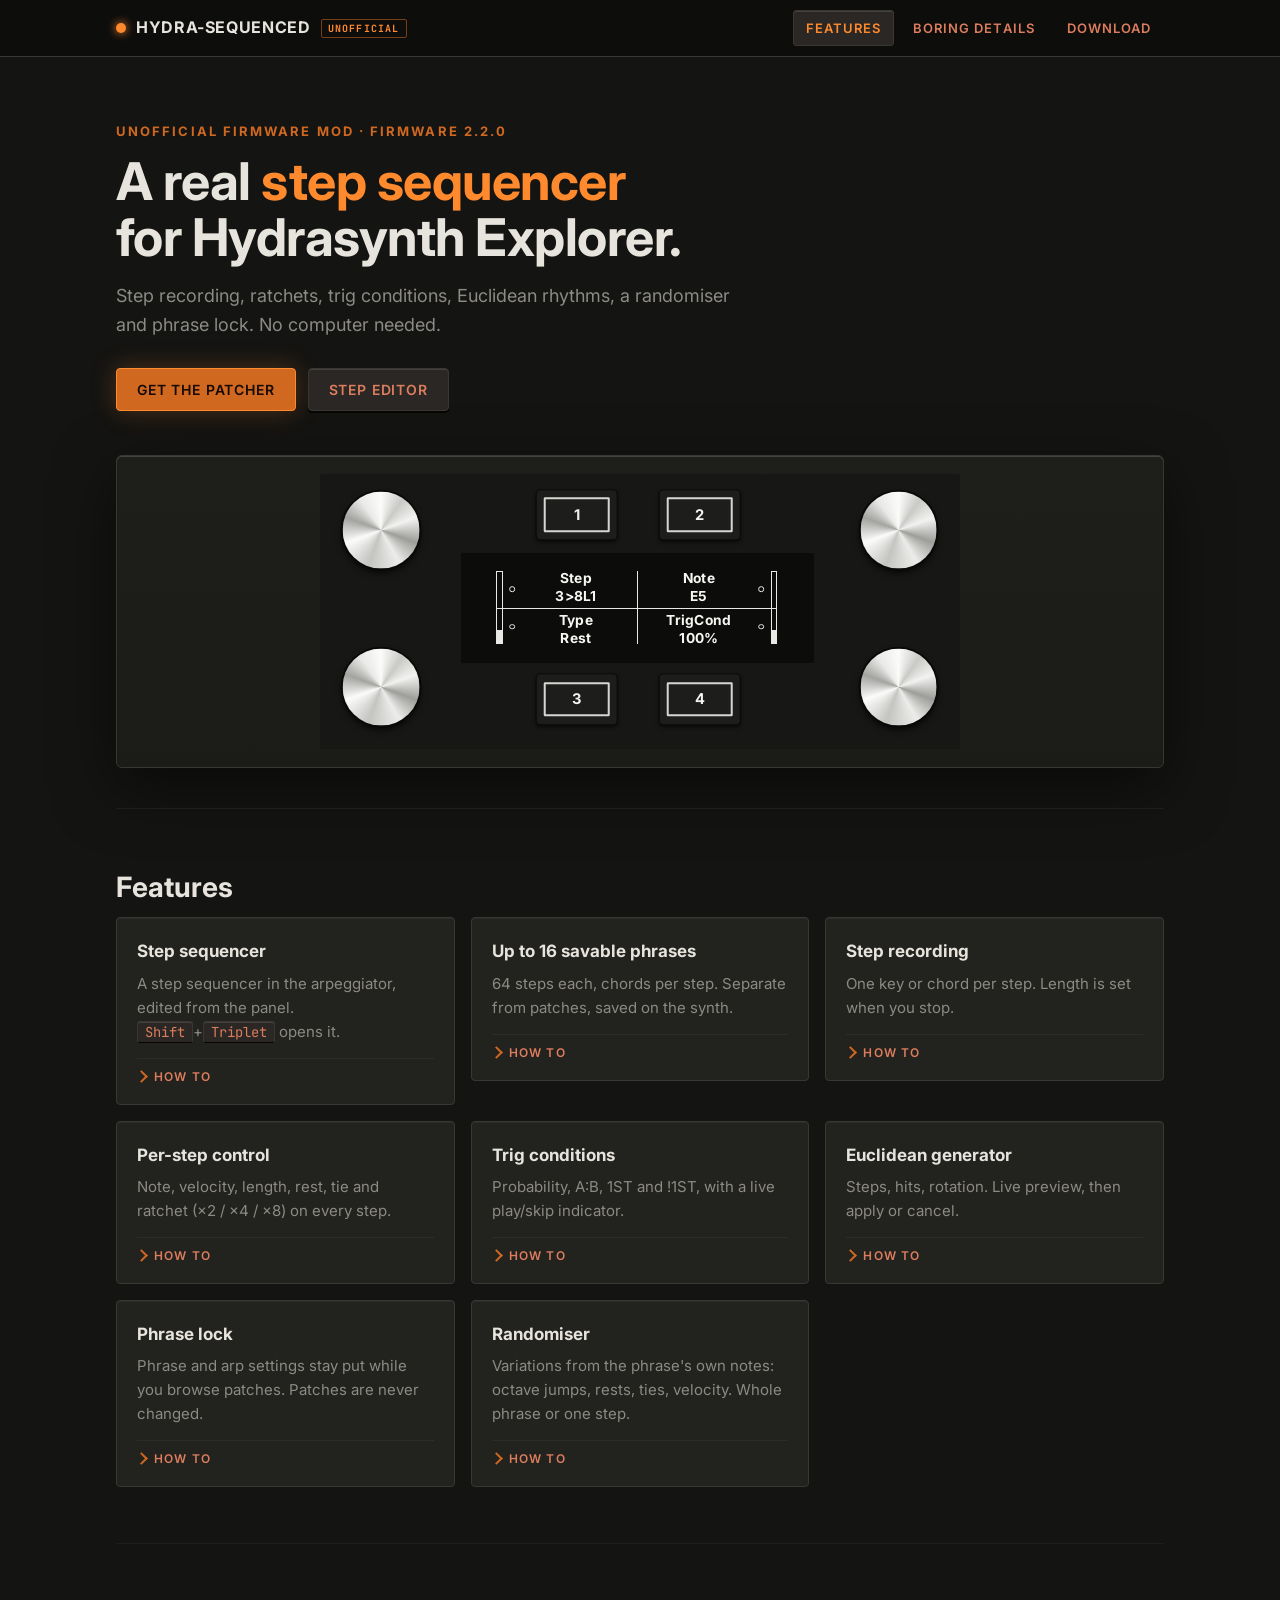
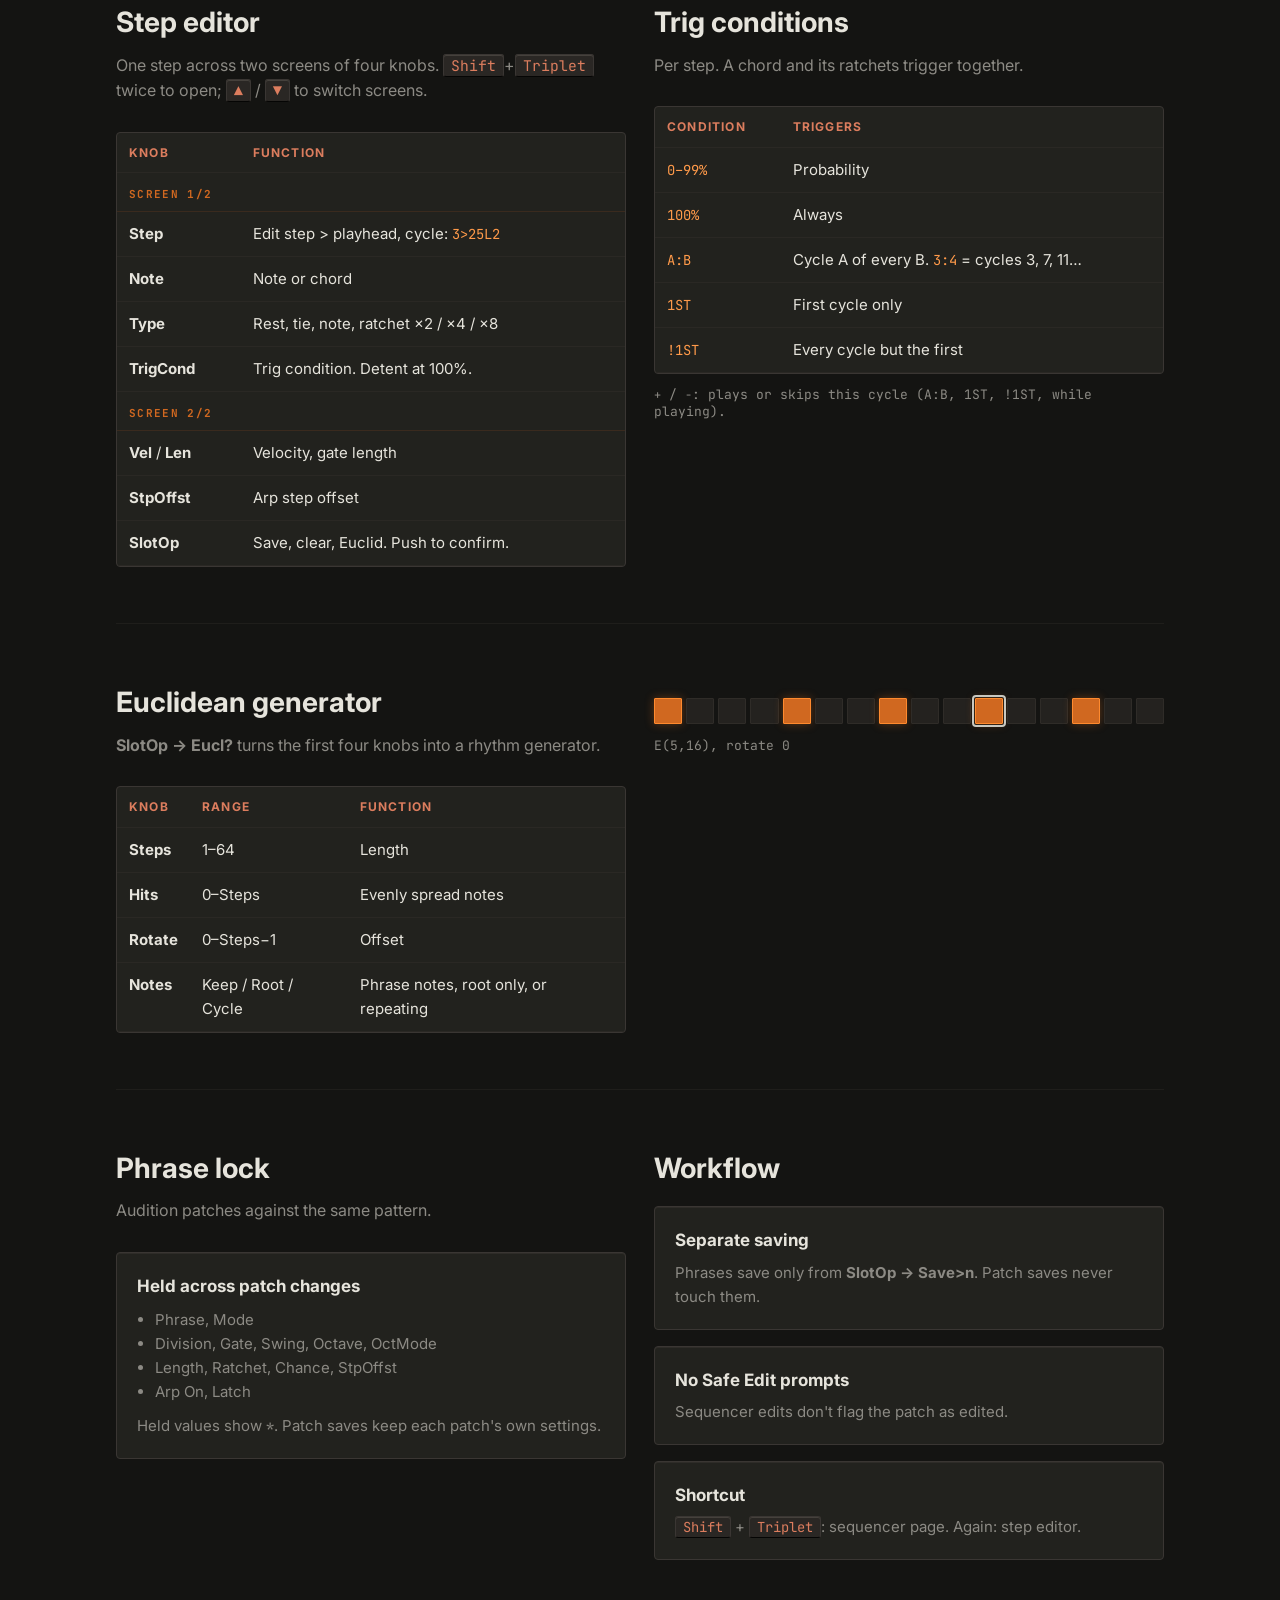
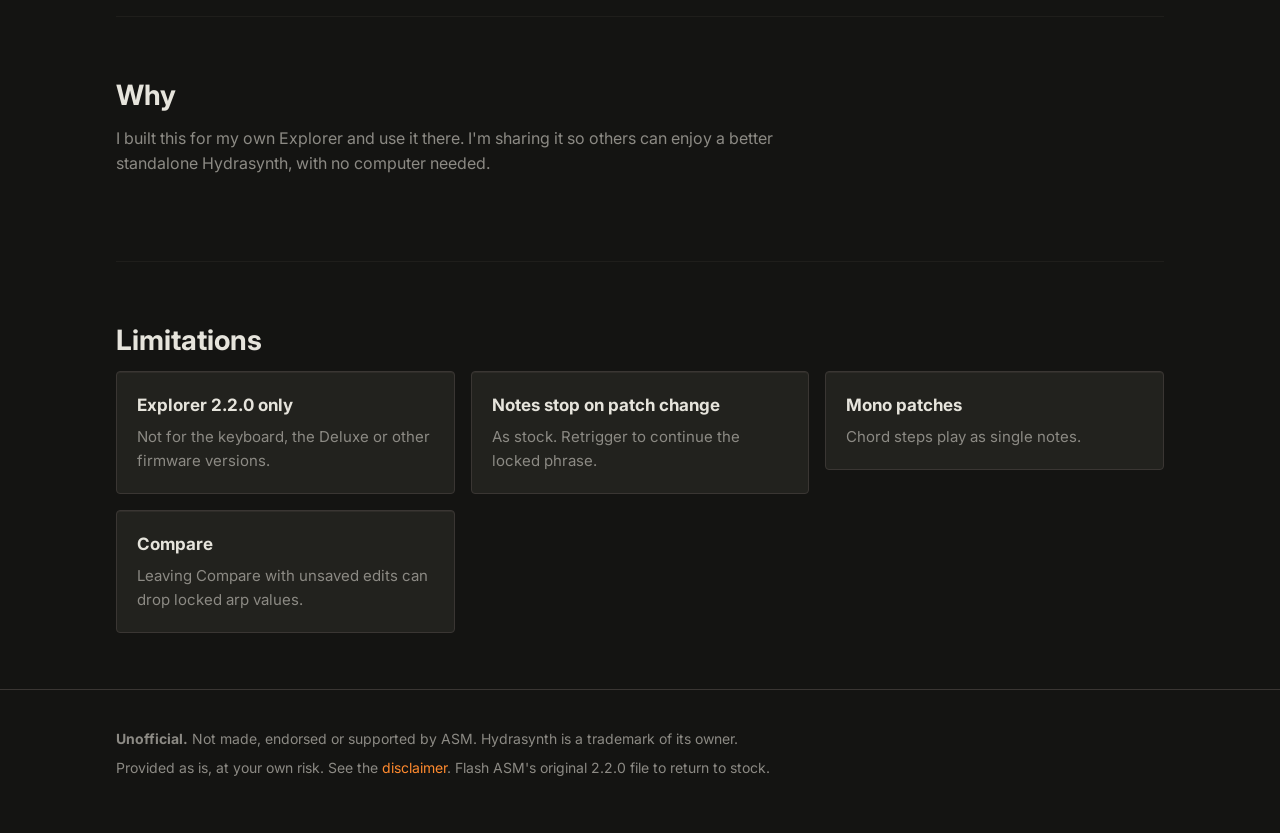
<file: index.html>
<!doctype html>
<html lang="en">
<head>
<meta charset="utf-8">
<meta name="viewport" content="width=device-width, initial-scale=1">
<title>Hydra-Sequenced</title>
<meta name="description" content="Hydra-Sequenced: an unofficial firmware mod that adds a step sequencer to the Hydrasynth Explorer, edited entirely from the panel.">
<link rel="preconnect" href="https://fonts.googleapis.com">
<link rel="preconnect" href="https://fonts.gstatic.com" crossorigin>
<link href="https://fonts.googleapis.com/css2?family=Inter:wght@400;500;600;700&family=JetBrains+Mono:wght@500;600;700&display=swap" rel="stylesheet">
<link rel="stylesheet" href="style.css">
</head>
<body>

<header class="top">
  <div class="wrap">
    <a class="brand" href="index.html"><span class="led"></span>HYDRA-SEQUENCED <span class="badge">unofficial</span></a>
    <nav class="links">
      <a class="on" href="index.html">Features</a>
      <a href="tech.html">Boring Details</a>
      <a href="download.html">Download</a>
    </nav>
  </div>
</header>

<main class="wrap">

  <div class="hero">
    <div class="eyebrow">Unofficial firmware mod &middot; firmware 2.2.0</div>
    <h1>A real <em>step sequencer</em><br>for Hydrasynth Explorer.</h1>
    <p class="lede">Step recording, ratchets, trig conditions, Euclidean rhythms, a randomiser and phrase lock. No computer needed.</p>
    <div class="cta">
      <a class="btn primary" href="download.html">Get the patcher</a>
      <a class="btn" href="#editor">Step editor</a>
    </div>

    <div class="device">
      <div class="xp" role="img" aria-label="The step editor on the Explorer's display: Step 3&gt;25L2, Note C4+E4, Type x2, TrigCond 2:4 +">
        <i class="xk" style="left:9.6%;top:20.5%"></i><i class="xk" style="left:90.4%;top:20.5%"></i>
        <i class="xk" style="left:9.6%;top:77.4%"></i><i class="xk" style="left:90.4%;top:77.4%"></i>
        <u class="xb" style="left:40.1%;top:14.9%">1</u><u class="xb" style="left:59.3%;top:14.9%">2</u>
        <u class="xb" style="left:40.1%;top:82%">3</u><u class="xb" style="left:59.3%;top:82%">4</u>
        <div class="xs">
          <em class="xbar l"></em><em class="xbar r"></em><em class="xh"></em><em class="xv"></em>
          <em class="xo" style="left:14.5%;top:32.8%"></em><em class="xo" style="left:14.5%;top:67%"></em>
          <em class="xo" style="left:85.1%;top:32.8%"></em><em class="xo" style="left:85.1%;top:67%"></em>
          <div class="xc" style="left:32.6%;top:31%"><b>Step</b><span id="dStep">3&gt;5L2</span></div>
          <div class="xc" style="left:67.4%;top:31%"><b>Note</b><span id="dNote">G3+B3</span></div>
          <div class="xc" style="left:32.6%;top:69%"><b>Type</b><span id="dType">Note</span></div>
          <div class="xc" style="left:67.4%;top:69%"><b>TrigCond</b><span id="dCond">2:4 +</span></div>
        </div>
      </div>
    </div>
  </div>

  <section id="overview">
    <h2>Features</h2>
    <div class="grid">
      <div class="card">
        <h3>Step sequencer</h3>
        <p>A step sequencer in the arpeggiator, edited from the panel. <kbd>Shift</kbd>+<kbd>Triplet</kbd> opens it.</p>
        <details class="how"><summary>How to</summary><ol>
          <li>Press <kbd>ARP ON</kbd>. <kbd>Shift</kbd>+<kbd>ARP ON</kbd> opens the arp pages: <b>Mode</b> &rarr; Phrase.</li>
          <li><kbd>Shift</kbd>+<kbd>Triplet</kbd>: sequencer page (ClkLock, SeqRec, PhrLock, SeqStps).</li>
          <li><kbd>Shift</kbd>+<kbd>Triplet</kbd> again, or push <b>SeqStps</b>: step editor.</li>
          <li>Two screens: Step, Note, Type, TrigCond | Vel, Len, StpOffst, SlotOp. <kbd>&#9650;</kbd> / <kbd>&#9660;</kbd> switch screens.</li>
          <li><kbd>Exit</kbd> to leave.</li>
        </ol></details>
      </div>
      <div class="card">
        <h3>Up to 16 savable phrases</h3>
        <p>64 steps each, chords per step. Separate from patches, saved on the synth.</p>
        <details class="how"><summary>How to</summary><ol>
          <li>Press <kbd>ARP ON</kbd>. <kbd>Shift</kbd>+<kbd>ARP ON</kbd> opens the arp pages: <b>Mode</b> &rarr; Phrase, <b>Phrase</b> &rarr; 1&ndash;16.</li>
          <li><kbd>Shift</kbd>+<kbd>Triplet</kbd> twice: step editor.</li>
          <li>Record or edit the phrase.</li>
          <li><kbd>&#9660;</kbd> to screen 2: <b>SlotOp</b> &rarr; <code>Save&gt;n</code>, push. <code>*</code> = overwrite.</li>
        </ol></details>
      </div>
      <div class="card">
        <h3>Step recording</h3>
        <p>One key or chord per step. Length is set when you stop.</p>
        <details class="how"><summary>How to</summary><ol>
          <li>Press <kbd>ARP ON</kbd>. <kbd>Shift</kbd>+<kbd>ARP ON</kbd> opens the arp pages: <b>Mode</b> &rarr; Phrase, <b>Phrase</b> &rarr; 1&ndash;16. This is the slot you record into.</li>
          <li><kbd>Shift</kbd>+<kbd>Triplet</kbd>: sequencer page.</li>
          <li><b>SeqRec</b> on. <b>SeqStps</b> counts steps.</li>
          <li>Play each step in order, a key or chord per step.</li>
          <li><b>SeqRec</b> off. <kbd>Shift</kbd>+<kbd>Triplet</kbd> again, <kbd>&#9660;</kbd> to screen 2, then <b>SlotOp</b> &rarr; <code>Save&gt;n</code>, push.</li>
        </ol></details>
      </div>
      <div class="card">
        <h3>Per-step control</h3>
        <p>Note, velocity, length, rest, tie and ratchet (&times;2 / &times;4 / &times;8) on every step.</p>
        <details class="how"><summary>How to</summary><ol>
          <li>Press <kbd>ARP ON</kbd>. <kbd>Shift</kbd>+<kbd>ARP ON</kbd> opens the arp pages: <b>Mode</b> &rarr; Phrase, <b>Phrase</b> &rarr; 1&ndash;16.</li>
          <li><kbd>Shift</kbd>+<kbd>Triplet</kbd> twice: step editor.</li>
          <li><b>Step</b>: select the step.</li>
          <li>Screen 1: <b>Note</b>, <b>Type</b>. <kbd>&#9660;</kbd> to screen 2: <b>Vel</b>, <b>Len</b>.</li>
          <li><kbd>&#9660;</kbd> to screen 2: <b>SlotOp</b> &rarr; <code>Save&gt;n</code> to keep.</li>
        </ol></details>
      </div>
      <div class="card">
        <h3>Trig conditions</h3>
        <p>Probability, A:B, 1ST and !1ST, with a live play/skip indicator.</p>
        <details class="how"><summary>How to</summary><ol>
          <li>Press <kbd>ARP ON</kbd>. <kbd>Shift</kbd>+<kbd>ARP ON</kbd> opens the arp pages: <b>Mode</b> &rarr; Phrase, <b>Phrase</b> &rarr; 1&ndash;16.</li>
          <li><kbd>Shift</kbd>+<kbd>Triplet</kbd> twice: step editor.</li>
          <li><b>Step</b>: select the step, then turn <b>TrigCond</b>.</li>
          <li>Below 100%: probability. Detent at 100%. Above: <code>1:2</code> &hellip; <code>4:4</code>, <code>1ST</code>, <code>!1ST</code>.</li>
          <li>While playing, <b>Step</b> shows the cycle (<code>L2</code>) and <b>TrigCond</b> shows <code>+</code> / <code>-</code>.</li>
          <li><kbd>&#9660;</kbd> to screen 2: <b>SlotOp</b> &rarr; <code>Save&gt;n</code> to keep.</li>
        </ol></details>
      </div>
      <div class="card">
        <h3>Euclidean generator</h3>
        <p>Steps, hits, rotation. Live preview, then apply or cancel.</p>
        <details class="how"><summary>How to</summary><ol>
          <li>Press <kbd>ARP ON</kbd>. <kbd>Shift</kbd>+<kbd>ARP ON</kbd> opens the arp pages: <b>Mode</b> &rarr; Phrase, <b>Phrase</b> &rarr; 1&ndash;16.</li>
          <li><kbd>Shift</kbd>+<kbd>Triplet</kbd> twice: step editor.</li>
          <li><kbd>&#9660;</kbd> to screen 2: <b>SlotOp</b> &rarr; <code>Eucl?</code>, push.</li>
          <li><kbd>&#9650;</kbd> to screen 1: <b>Steps</b>, <b>Hits</b>, <b>Rotate</b>, <b>Notes</b>. You hear it live.</li>
          <li>Push <b>SlotOp</b> to apply, <kbd>Exit</kbd> to cancel.</li>
          <li><kbd>&#9660;</kbd> to screen 2: <b>SlotOp</b> &rarr; <code>Save&gt;n</code> to keep.</li>
        </ol></details>
      </div>
      <div class="card">
        <h3>Phrase lock</h3>
        <p>Phrase and arp settings stay put while you browse patches. Patches are never changed.</p>
        <details class="how"><summary>How to</summary><ol>
          <li>Press <kbd>ARP ON</kbd>. <kbd>Shift</kbd>+<kbd>ARP ON</kbd> opens the arp pages: <b>Mode</b> &rarr; Phrase, <b>Phrase</b> &rarr; 1&ndash;16.</li>
          <li><kbd>Shift</kbd>+<kbd>Triplet</kbd>: sequencer page.</li>
          <li><b>PhrLock</b> on.</li>
          <li>Browse patches. Held values show <code>*</code>.</li>
          <li><b>PhrLock</b> off restores each patch's own settings.</li>
        </ol></details>
      </div>
      <div class="card">
        <h3>Randomiser</h3>
        <p>Variations from the phrase's own notes: octave jumps, rests, ties, velocity. Whole phrase or one step.</p>
        <details class="how"><summary>How to</summary><ol>
          <li>Press <kbd>ARP ON</kbd>. <kbd>Shift</kbd>+<kbd>ARP ON</kbd> opens the arp pages: <b>Mode</b> &rarr; Phrase, <b>Phrase</b> &rarr; 1&ndash;16.</li>
          <li>Whole phrase: <kbd>Shift</kbd>+<kbd>Triplet</kbd>: sequencer page. Hold <kbd>Random</kbd>, push <b>SeqStps</b>. Press <kbd>Random</kbd> again at <code>Random?</code> to apply, <kbd>Exit</kbd> to cancel.</li>
          <li>One step: <kbd>Shift</kbd>+<kbd>Triplet</kbd> twice: step editor. Select it with <b>Step</b>, then hold <kbd>Random</kbd> and push <b>Step</b>.</li>
          <li>Step 1 is kept. <kbd>&#9660;</kbd> to screen 2: <b>SlotOp</b> &rarr; <code>Save&gt;n</code> to keep.</li>
        </ol></details>
      </div>
    </div>
  </section>

  <section id="editor">
    <div class="split">
      <div>
        <h2>Step editor</h2>
        <p class="sub">One step across two screens of four knobs. <kbd>Shift</kbd>+<kbd>Triplet</kbd> twice to open; <kbd>&#9650;</kbd> / <kbd>&#9660;</kbd> to switch screens.</p>
        <div class="tablebox">
          <table>
            <tr><th>Knob</th><th>Function</th></tr>
            <tr class="grp"><td colspan="2">Screen 1/2</td></tr>
            <tr><td><b>Step</b></td><td>Edit step &gt; playhead, cycle: <code>3&gt;25L2</code></td></tr>
            <tr><td><b>Note</b></td><td>Note or chord</td></tr>
            <tr><td><b>Type</b></td><td>Rest, tie, note, ratchet &times;2 / &times;4 / &times;8</td></tr>
            <tr><td><b>TrigCond</b></td><td>Trig condition. Detent at 100%.</td></tr>
            <tr class="grp"><td colspan="2">Screen 2/2</td></tr>
            <tr><td><b>Vel</b> / <b>Len</b></td><td>Velocity, gate length</td></tr>
            <tr><td><b>StpOffst</b></td><td>Arp step offset</td></tr>
            <tr><td><b>SlotOp</b></td><td>Save, clear, Euclid. Push to confirm.</td></tr>
          </table>
        </div>
      </div>
      <div>
        <h2>Trig conditions</h2>
        <p class="sub">Per step. A chord and its ratchets trigger together.</p>
        <div class="tablebox">
          <table>
            <tr><th>Condition</th><th>Triggers</th></tr>
            <tr><td><code>0&ndash;99%</code></td><td>Probability</td></tr>
            <tr><td><code>100%</code></td><td>Always</td></tr>
            <tr><td><code>A:B</code></td><td>Cycle A of every B. <code>3:4</code> = cycles 3, 7, 11&hellip;</td></tr>
            <tr><td><code>1ST</code></td><td>First cycle only</td></tr>
            <tr><td><code>!1ST</code></td><td>Every cycle but the first</td></tr>
          </table>
        </div>
        <p class="caption" style="margin-top:12px"><code>+</code> / <code>-</code>: plays or skips this cycle (A:B, 1ST, !1ST, while playing).</p>
      </div>
    </div>
  </section>

  <section id="euclid">
    <div class="split">
      <div>
        <h2>Euclidean generator</h2>
        <p class="sub"><b>SlotOp &rarr; Eucl?</b> turns the first four knobs into a rhythm generator.</p>
        <div class="tablebox">
          <table>
            <tr><th>Knob</th><th>Range</th><th>Function</th></tr>
            <tr><td><b>Steps</b></td><td>1&ndash;64</td><td>Length</td></tr>
            <tr><td><b>Hits</b></td><td>0&ndash;Steps</td><td>Evenly spread notes</td></tr>
            <tr><td><b>Rotate</b></td><td>0&ndash;Steps&minus;1</td><td>Offset</td></tr>
            <tr><td><b>Notes</b></td><td>Keep / Root / Cycle</td><td>Phrase notes, root only, or repeating</td></tr>
          </table>
        </div>
      </div>
      <div>
        <div class="steps-strip" id="eu"></div>
        <p class="caption" id="eucap">E(5,16), rotate 0</p>
      </div>
    </div>
  </section>

  <section id="lock">
    <div class="split">
      <div>
        <h2>Phrase lock</h2>
        <p class="sub">Audition patches against the same pattern.</p>
        <div class="card">
          <h3>Held across patch changes</h3>
          <ul>
            <li>Phrase, Mode</li>
            <li>Division, Gate, Swing, Octave, OctMode</li>
            <li>Length, Ratchet, Chance, StpOffst</li>
            <li>Arp On, Latch</li>
          </ul>
          <p style="margin-top:10px">Held values show <code>*</code>. Patch saves keep each patch's own settings.</p>
        </div>
      </div>
      <div>
        <h2>Workflow</h2>
        <div class="grid" style="grid-template-columns:1fr; margin-top:16px">
          <div class="card"><h3>Separate saving</h3><p>Phrases save only from <b>SlotOp &rarr; Save&gt;n</b>. Patch saves never touch them.</p></div>
          <div class="card"><h3>No Safe Edit prompts</h3><p>Sequencer edits don't flag the patch as edited.</p></div>
          <div class="card"><h3>Shortcut</h3><p><kbd>Shift</kbd> + <kbd>Triplet</kbd>: sequencer page. Again: step editor.</p></div>
        </div>
      </div>
    </div>
  </section>

  <section id="why">
    <h2>Why</h2>
    <p class="sub">I built this for my own Explorer and use it there. I'm sharing it so others can enjoy a better standalone Hydrasynth, with no computer needed.</p>
  </section>

  <section id="limits">
    <h2>Limitations</h2>
    <div class="grid">
      <div class="card"><h3>Explorer 2.2.0 only</h3><p>Not for the keyboard, the Deluxe or other firmware versions.</p></div>
      <div class="card"><h3>Notes stop on patch change</h3><p>As stock. Retrigger to continue the locked phrase.</p></div>
      <div class="card"><h3>Mono patches</h3><p>Chord steps play as single notes.</p></div>
      <div class="card"><h3>Compare</h3><p>Leaving Compare with unsaved edits can drop locked arp values.</p></div>
    </div>
  </section>

</main>

<footer>
  <div class="wrap">
    <p><b>Unofficial.</b> Not made, endorsed or supported by ASM. Hydrasynth is a trademark of its owner.</p>
    <p>Provided as is, at your own risk. See the <a href="download.html#disclaimer">disclaimer</a>. Flash ASM's original 2.2.0 file to return to stock.</p>
  </div>
</footer>

<script>
  // Euclid strip: hit when ((i - rot) * hits) mod steps < hits, as the generator does.
  (function () {
    var strip = document.getElementById('eu'), cap = document.getElementById('eucap');
    var steps = 16, hits = 5, rot = 0, now = 0, cells = [];
    for (var i = 0; i < steps; i++) { var b = document.createElement('b'); strip.appendChild(b); cells.push(b); }
    function hit(i) { return (((i - rot + steps) % steps) * hits) % steps < hits; }
    function draw() {
      for (var i = 0; i < steps; i++) cells[i].className = (hit(i) ? 'on' : '') + (i === now ? ' now' : '');
      cap.textContent = 'E(' + hits + ',' + steps + '), rotate ' + rot;
    }
    draw();
    if (window.matchMedia && window.matchMedia('(prefers-reduced-motion: reduce)').matches) return;
    setInterval(function () {
      now = (now + 1) % steps;
      if (now === 0) rot = (rot + 1) % 4;
      draw();
    }, 220);
  })();
</script>
<script>
  // The display mock plays a 16-step phrase built from two
  // public-domain themes: Bach's Prelude in C (BWV 846) and Grieg's "In the Hall of
  // the Mountain King". Every cell changes each step. A:B / 1ST / !1ST show + or -
  // for the current cycle; cycle n counts from 0, L = n mod 12 + 1, as on the synth.
  (function () {
    var P = [
      ['C4', 'Note', '100%'], ['E4', 'x2', '75%'], ['G4', 'Note', '2:4'], ['C5', 'x4', '100%'],
      ['E5', 'Note', '1:2'], ['G4', 'Tie', '50%'], ['C5', 'Note', '1ST'], ['E5', 'Rest', '100%'],
      ['B3', 'Note', '!1ST'], ['C#4', 'x2', '90%'], ['D4', 'Note', '3:4'], ['E4', 'x8', '100%'],
      ['F#4', 'Note', '25%'], ['D4', 'x2', '1:3'], ['F#4+B4', 'Note', '100%'], ['F#4', 'Tie', '2:2']
    ];
    var EDIT = 3, play = 0, n = 0;   // the edit cursor stays put; the playhead runs
    var el = function (id) { return document.getElementById(id); };
    function mark(c) {
      if (c === '1ST') return n === 0 ? ' +' : ' -';
      if (c === '!1ST') return n > 0 ? ' +' : ' -';
      var m = /^(\d):(\d)$/.exec(c);
      if (m) return (n % +m[2]) === +m[1] - 1 ? ' +' : ' -';
      return '';
    }
    function draw() {
      var st = P[play];
      el('dStep').textContent = EDIT + '>' + (play + 1) + 'L' + (n % 12 + 1);
      el('dNote').textContent = st[0];
      el('dType').textContent = st[1];
      el('dCond').textContent = st[2] + mark(st[2]);
    }
    draw();
    if (window.matchMedia && window.matchMedia('(prefers-reduced-motion: reduce)').matches) return;
    setInterval(function () {
      play = (play + 1) % P.length;
      if (play === 0) n++;
      draw();
    }, 300);
  })();
</script>
</body>
</html>
</file>
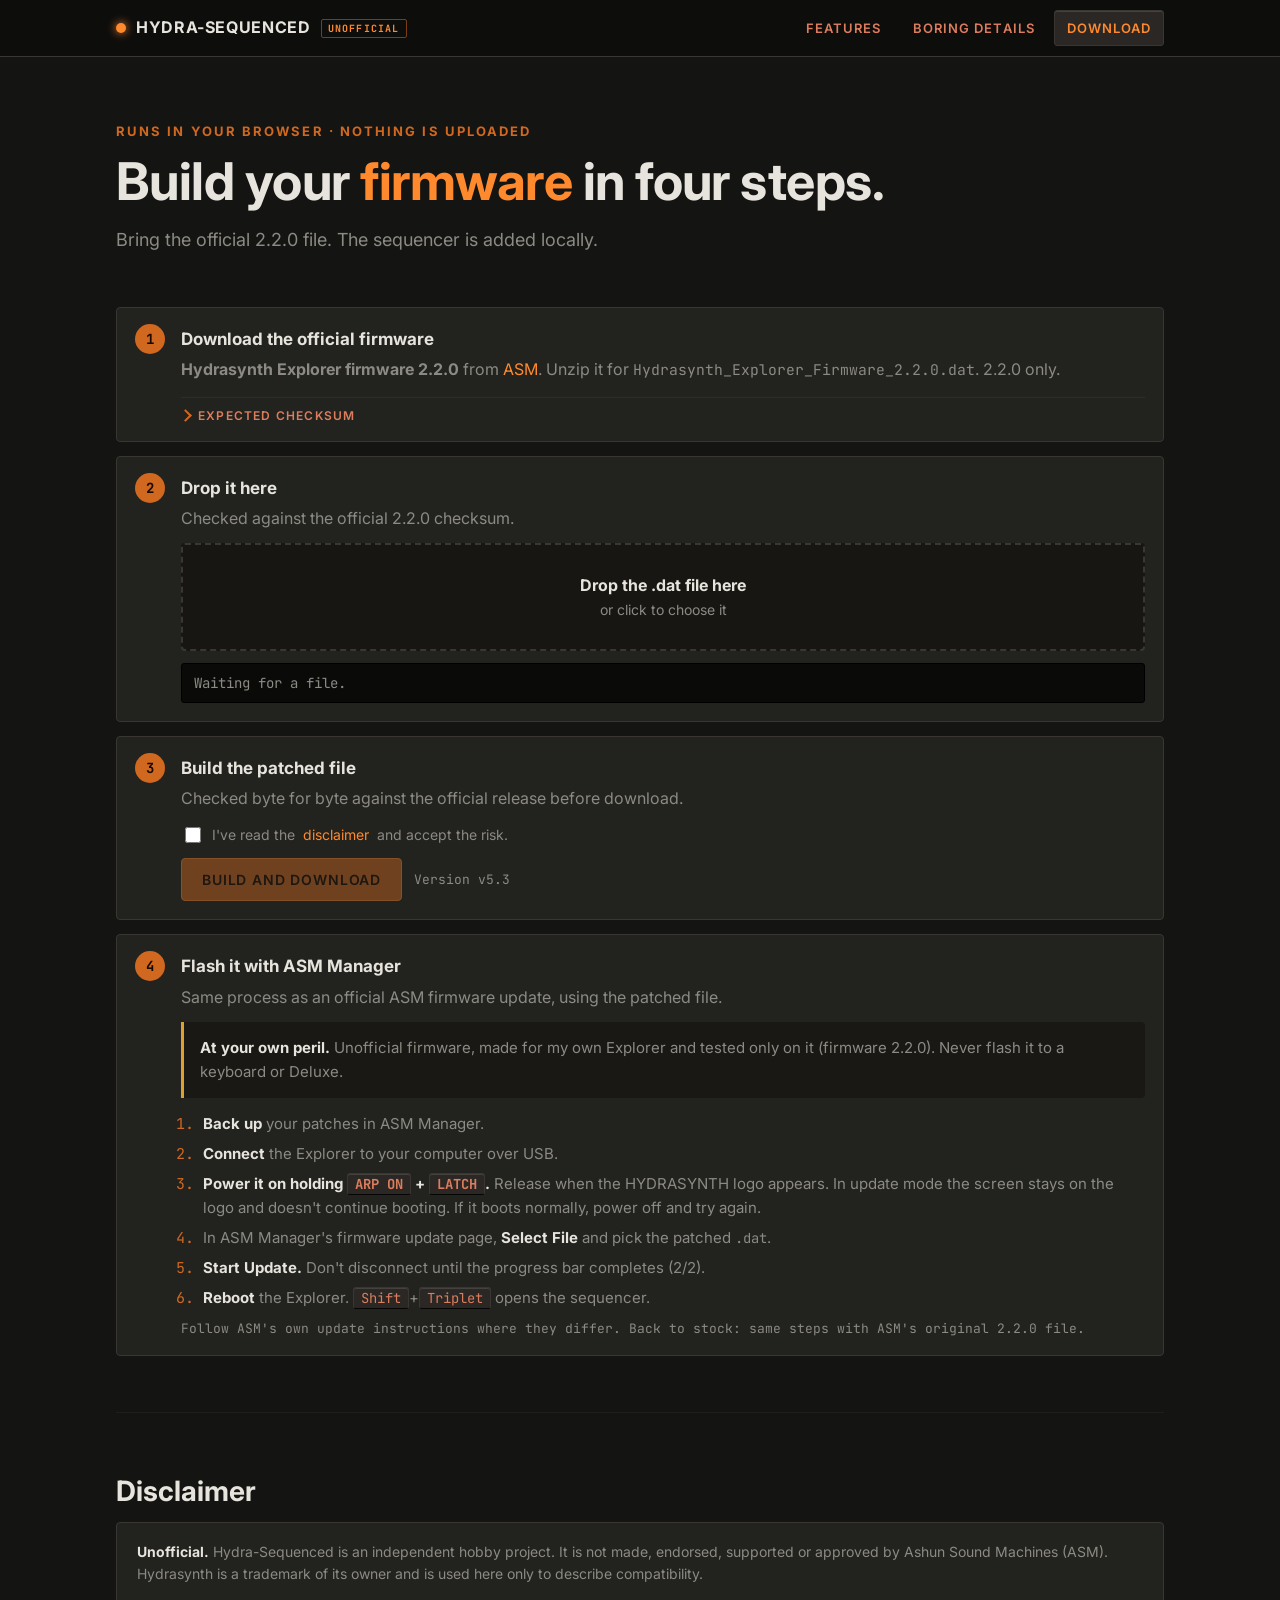
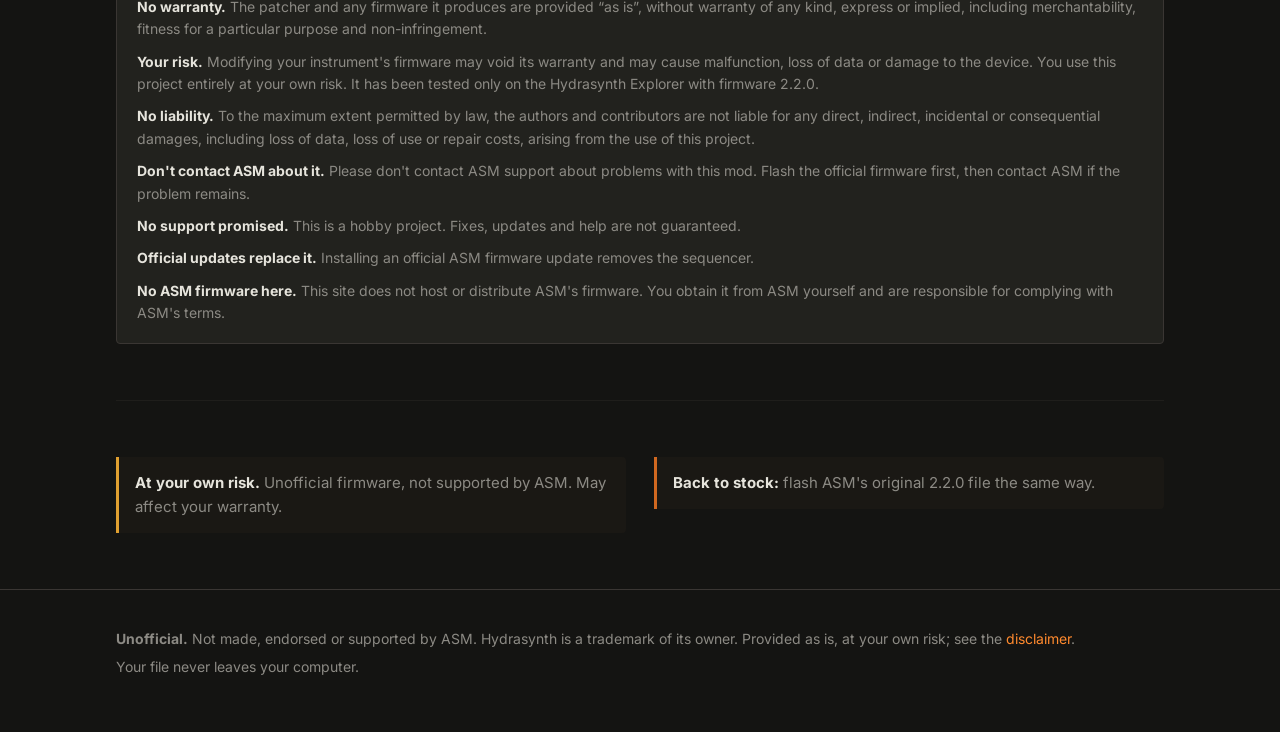
<file: download.html>
<!doctype html>
<html lang="en">
<head>
<meta charset="utf-8">
<meta name="viewport" content="width=device-width, initial-scale=1">
<title>Hydra-Sequenced Download</title>
<meta name="description" content="Patch your own copy of the Hydrasynth Explorer 2.2.0 firmware in the browser. Nothing is uploaded.">
<link rel="preconnect" href="https://fonts.googleapis.com">
<link rel="preconnect" href="https://fonts.gstatic.com" crossorigin>
<link href="https://fonts.googleapis.com/css2?family=Inter:wght@400;500;600;700&family=JetBrains+Mono:wght@500;600;700&display=swap" rel="stylesheet">
<link rel="stylesheet" href="style.css">
</head>
<body>

<header class="top">
  <div class="wrap">
    <a class="brand" href="index.html"><span class="led"></span>HYDRA-SEQUENCED <span class="badge">unofficial</span></a>
    <nav class="links">
      <a href="index.html">Features</a>
      <a href="tech.html">Boring Details</a>
      <a class="on" href="download.html">Download</a>
    </nav>
  </div>
</header>

<main class="wrap">
  <div class="hero" style="padding-bottom:12px">
    <div class="eyebrow">Runs in your browser &middot; nothing is uploaded</div>
    <h1>Build your <em>firmware</em> in four steps.</h1>
    <p class="lede">Bring the official 2.2.0 file. The sequencer is added locally.</p>
  </div>

  <section style="border-top:0;padding-top:12px">
    <ol class="flow">
      <li>
        <h3>Download the official firmware</h3>
        <p><b>Hydrasynth Explorer firmware 2.2.0</b> from <a href="https://www.ashunsoundmachines.com/" rel="noopener" target="_blank">ASM</a>. Unzip it for <code>Hydrasynth_Explorer_Firmware_2.2.0.dat</code>. 2.2.0 only.</p>
        <details class="how"><summary>Expected checksum</summary><p class="hash" style="margin-top:8px">SHA-256 <span id="stockSha"></span></p></details>
      </li>

      <li>
        <h3>Drop it here</h3>
        <p>Checked against the official 2.2.0 checksum.</p>
        <label class="drop" id="drop" for="file">
          <strong>Drop the .dat file here</strong>
          <p>or click to choose it</p>
          <input id="file" type="file" accept=".dat" hidden>
        </label>
        <div class="status" id="status">Waiting for a file.</div>
      </li>

      <li>
        <h3>Build the patched file</h3>
        <p>Checked byte for byte against the official release before download.</p>
        <div style="margin-top:12px; display:flex; gap:12px; flex-wrap:wrap; align-items:center">
          <label class="ack"><input type="checkbox" id="ack"> I've read the <a href="#disclaimer">disclaimer</a> and accept the risk.</label>
          <button class="btn primary" id="build" disabled>Build and download</button>
          <span class="caption" id="buildNote">Version <span id="ver"></span></span>
        </div>
        <div class="status" id="buildStatus" hidden></div>
      </li>

      <li>
        <h3>Flash it with ASM Manager</h3>
        <p>Same process as an official ASM firmware update, using the patched file.</p>
        <div class="note warn" style="margin-top:12px"><strong>At your own peril.</strong> Unofficial firmware, made for my own Explorer and tested only on it (firmware 2.2.0). Never flash it to a keyboard or Deluxe.</div>
        <ol class="sub-steps">
          <li><b>Back up</b> your patches in ASM Manager.</li>
          <li><b>Connect</b> the Explorer to your computer over USB.</li>
          <li><b>Power it on holding <kbd>ARP ON</kbd> + <kbd>LATCH</kbd>.</b> Release when the HYDRASYNTH logo appears. In update mode the screen stays on the logo and doesn't continue booting. If it boots normally, power off and try again.</li>
          <li>In ASM Manager's firmware update page, <b>Select File</b> and pick the patched <code>.dat</code>.</li>
          <li><b>Start Update.</b> Don't disconnect until the progress bar completes (2/2).</li>
          <li><b>Reboot</b> the Explorer. <kbd>Shift</kbd>+<kbd>Triplet</kbd> opens the sequencer.</li>
        </ol>
        <p class="caption" style="margin-top:10px">Follow ASM's own update instructions where they differ. Back to stock: same steps with ASM's original 2.2.0 file.</p>
      </li>
    </ol>
  </section>

  <section id="disclaimer">
    <h2>Disclaimer</h2>
    <div class="legal">
      <p><b>Unofficial.</b> Hydra-Sequenced is an independent hobby project. It is not made, endorsed, supported or approved by Ashun Sound Machines (ASM). Hydrasynth is a trademark of its owner and is used here only to describe compatibility.</p>
      <p><b>No warranty.</b> The patcher and any firmware it produces are provided &ldquo;as is&rdquo;, without warranty of any kind, express or implied, including merchantability, fitness for a particular purpose and non-infringement.</p>
      <p><b>Your risk.</b> Modifying your instrument's firmware may void its warranty and may cause malfunction, loss of data or damage to the device. You use this project entirely at your own risk. It has been tested only on the Hydrasynth Explorer with firmware 2.2.0.</p>
      <p><b>No liability.</b> To the maximum extent permitted by law, the authors and contributors are not liable for any direct, indirect, incidental or consequential damages, including loss of data, loss of use or repair costs, arising from the use of this project.</p>
      <p><b>Don't contact ASM about it.</b> Please don't contact ASM support about problems with this mod. Flash the official firmware first, then contact ASM if the problem remains.</p>
      <p><b>No support promised.</b> This is a hobby project. Fixes, updates and help are not guaranteed.</p>
      <p><b>Official updates replace it.</b> Installing an official ASM firmware update removes the sequencer.</p>
      <p><b>No ASM firmware here.</b> This site does not host or distribute ASM's firmware. You obtain it from ASM yourself and are responsible for complying with ASM's terms.</p>
    </div>
  </section>

  <section>
    <div class="split">
      <div class="note warn"><strong>At your own risk.</strong> Unofficial firmware, not supported by ASM. May affect your warranty.</div>
      <div class="note"><strong>Back to stock:</strong> flash ASM's original 2.2.0 file the same way.</div>
    </div>
  </section>
</main>

<footer>
  <div class="wrap">
    <p><b>Unofficial.</b> Not made, endorsed or supported by ASM. Hydrasynth is a trademark of its owner. Provided as is, at your own risk; see the <a href="download.html#disclaimer">disclaimer</a>.</p>
    <p>Your file never leaves your computer.</p>
  </div>
</footer>

<script src="patcher.js"></script>
</body>
</html>
</file>
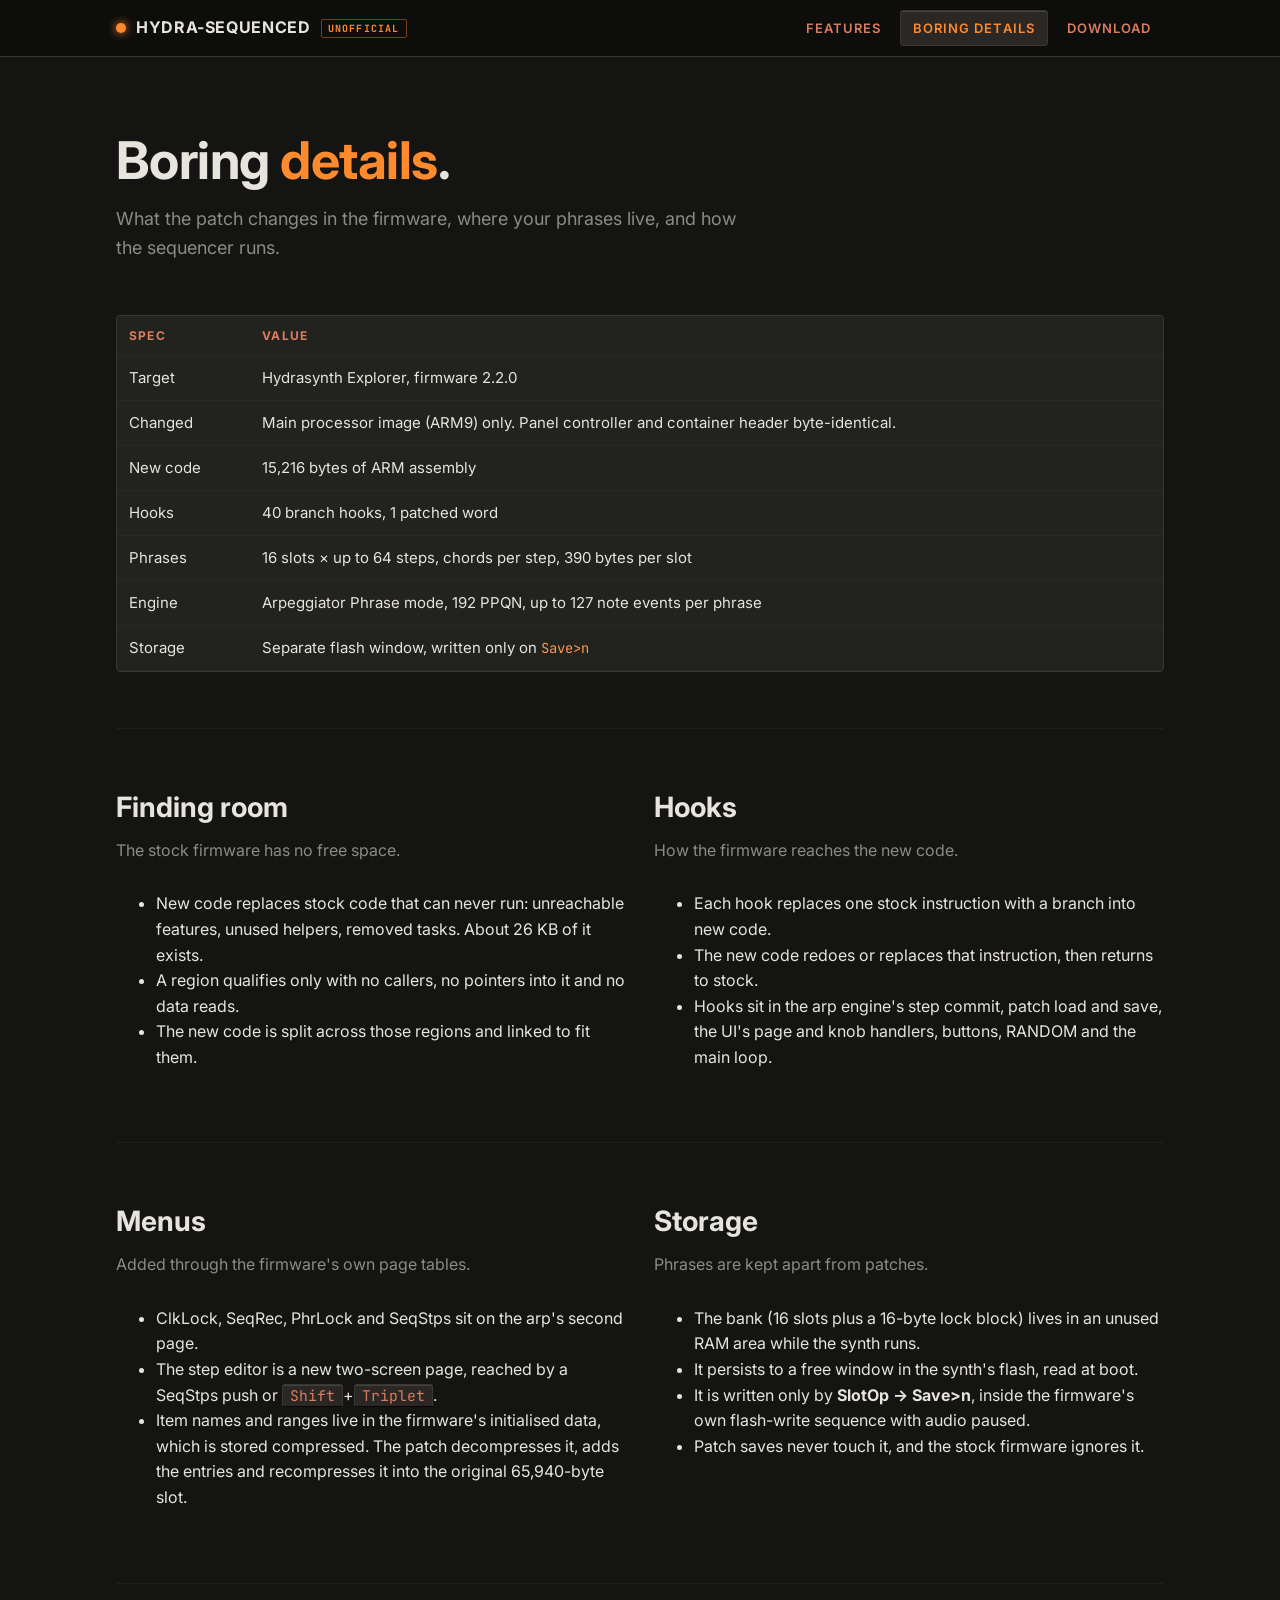
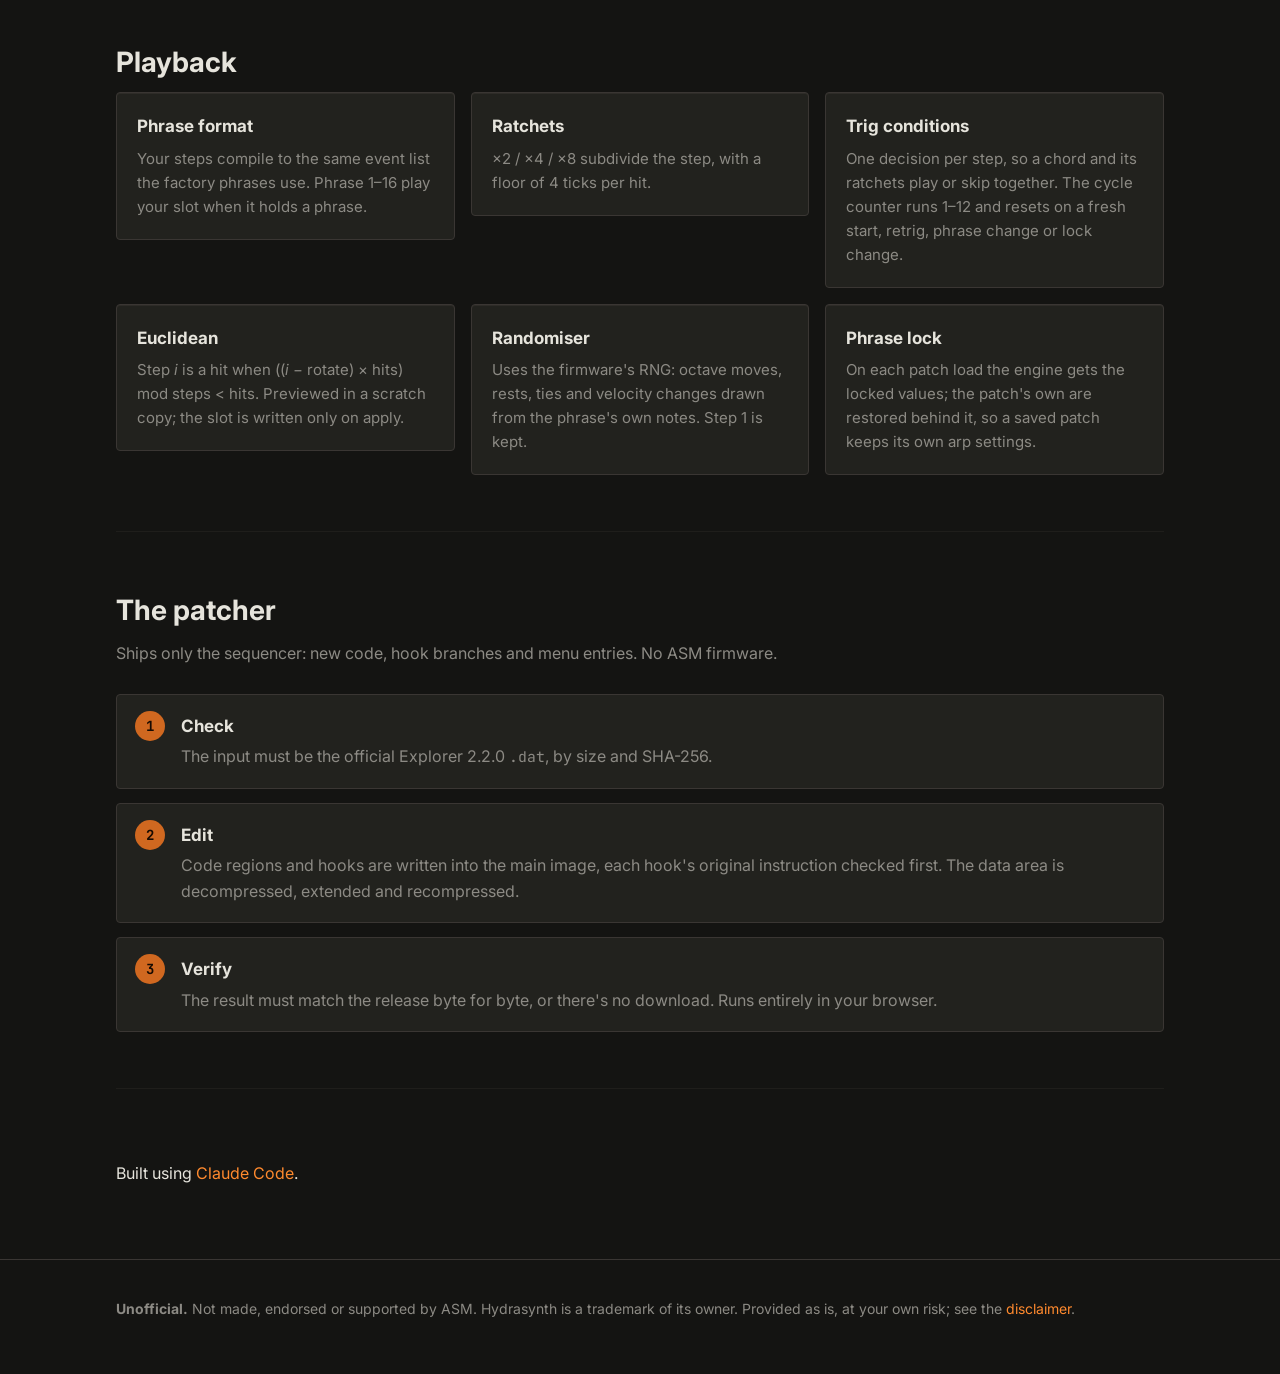
<file: tech.html>
<!doctype html>
<html lang="en">
<head>
<meta charset="utf-8">
<meta name="viewport" content="width=device-width, initial-scale=1">
<title>Boring Details</title>
<meta name="description" content="Technical specification of Hydra-Sequenced: how it edits the Hydrasynth Explorer firmware, where it stores phrases, and what the patcher changes.">
<link rel="preconnect" href="https://fonts.googleapis.com">
<link rel="preconnect" href="https://fonts.gstatic.com" crossorigin>
<link href="https://fonts.googleapis.com/css2?family=Inter:wght@400;500;600;700&family=JetBrains+Mono:wght@500;600;700&display=swap" rel="stylesheet">
<link rel="stylesheet" href="style.css">
</head>
<body>

<header class="top">
  <div class="wrap">
    <a class="brand" href="index.html"><span class="led"></span>HYDRA-SEQUENCED <span class="badge">unofficial</span></a>
    <nav class="links">
      <a href="index.html">Features</a>
      <a class="on" href="tech.html">Boring Details</a>
      <a href="download.html">Download</a>
    </nav>
  </div>
</header>

<main class="wrap">
  <div class="hero" style="padding-bottom:12px">
    <h1>Boring <em>details</em>.</h1>
    <p class="lede">What the patch changes in the firmware, where your phrases live, and how the sequencer runs.</p>
  </div>

  <section style="border-top:0;padding-top:12px">
    <div class="tablebox">
      <table>
        <tr><th>Spec</th><th>Value</th></tr>
        <tr><td>Target</td><td>Hydrasynth Explorer, firmware 2.2.0</td></tr>
        <tr><td>Changed</td><td>Main processor image (ARM9) only. Panel controller and container header byte-identical.</td></tr>
        <tr><td>New code</td><td>15,216 bytes of ARM assembly</td></tr>
        <tr><td>Hooks</td><td>40 branch hooks, 1 patched word</td></tr>
        <tr><td>Phrases</td><td>16 slots &times; up to 64 steps, chords per step, 390 bytes per slot</td></tr>
        <tr><td>Engine</td><td>Arpeggiator Phrase mode, 192 PPQN, up to 127 note events per phrase</td></tr>
        <tr><td>Storage</td><td>Separate flash window, written only on <code>Save&gt;n</code></td></tr>
      </table>
    </div>
  </section>

  <section>
    <div class="split">
      <div>
        <h2>Finding room</h2>
        <p class="sub">The stock firmware has no free space.</p>
        <ul class="plain">
          <li>New code replaces stock code that can never run: unreachable features, unused helpers, removed tasks. About 26 KB of it exists.</li>
          <li>A region qualifies only with no callers, no pointers into it and no data reads.</li>
          <li>The new code is split across those regions and linked to fit them.</li>
        </ul>
      </div>
      <div>
        <h2>Hooks</h2>
        <p class="sub">How the firmware reaches the new code.</p>
        <ul class="plain">
          <li>Each hook replaces one stock instruction with a branch into new code.</li>
          <li>The new code redoes or replaces that instruction, then returns to stock.</li>
          <li>Hooks sit in the arp engine's step commit, patch load and save, the UI's page and knob handlers, buttons, RANDOM and the main loop.</li>
        </ul>
      </div>
    </div>
  </section>

  <section>
    <div class="split">
      <div>
        <h2>Menus</h2>
        <p class="sub">Added through the firmware's own page tables.</p>
        <ul class="plain">
          <li>ClkLock, SeqRec, PhrLock and SeqStps sit on the arp's second page.</li>
          <li>The step editor is a new two-screen page, reached by a SeqStps push or <kbd>Shift</kbd>+<kbd>Triplet</kbd>.</li>
          <li>Item names and ranges live in the firmware's initialised data, which is stored compressed. The patch decompresses it, adds the entries and recompresses it into the original 65,940-byte slot.</li>
        </ul>
      </div>
      <div>
        <h2>Storage</h2>
        <p class="sub">Phrases are kept apart from patches.</p>
        <ul class="plain">
          <li>The bank (16 slots plus a 16-byte lock block) lives in an unused RAM area while the synth runs.</li>
          <li>It persists to a free window in the synth's flash, read at boot.</li>
          <li>It is written only by <b>SlotOp &rarr; Save&gt;n</b>, inside the firmware's own flash-write sequence with audio paused.</li>
          <li>Patch saves never touch it, and the stock firmware ignores it.</li>
        </ul>
      </div>
    </div>
  </section>

  <section>
    <h2>Playback</h2>
    <div class="grid">
      <div class="card"><h3>Phrase format</h3><p>Your steps compile to the same event list the factory phrases use. Phrase 1&ndash;16 play your slot when it holds a phrase.</p></div>
      <div class="card"><h3>Ratchets</h3><p>&times;2 / &times;4 / &times;8 subdivide the step, with a floor of 4 ticks per hit.</p></div>
      <div class="card"><h3>Trig conditions</h3><p>One decision per step, so a chord and its ratchets play or skip together. The cycle counter runs 1&ndash;12 and resets on a fresh start, retrig, phrase change or lock change.</p></div>
      <div class="card"><h3>Euclidean</h3><p>Step <i>i</i> is a hit when ((<i>i</i> &minus; rotate) &times; hits) mod steps &lt; hits. Previewed in a scratch copy; the slot is written only on apply.</p></div>
      <div class="card"><h3>Randomiser</h3><p>Uses the firmware's RNG: octave moves, rests, ties and velocity changes drawn from the phrase's own notes. Step 1 is kept.</p></div>
      <div class="card"><h3>Phrase lock</h3><p>On each patch load the engine gets the locked values; the patch's own are restored behind it, so a saved patch keeps its own arp settings.</p></div>
    </div>
  </section>

  <section>
    <h2>The patcher</h2>
    <p class="sub">Ships only the sequencer: new code, hook branches and menu entries. No ASM firmware.</p>
    <ol class="flow">
      <li><h3>Check</h3><p>The input must be the official Explorer 2.2.0 <code>.dat</code>, by size and SHA-256.</p></li>
      <li><h3>Edit</h3><p>Code regions and hooks are written into the main image, each hook's original instruction checked first. The data area is decompressed, extended and recompressed.</p></li>
      <li><h3>Verify</h3><p>The result must match the release byte for byte, or there's no download. Runs entirely in your browser.</p></li>
    </ol>
  </section>

  <section>
    <p class="sub">Built using <a href="https://claude.com/claude-code" rel="noopener" target="_blank">Claude Code</a>.</p>
  </section>
</main>

<footer>
  <div class="wrap">
    <p><b>Unofficial.</b> Not made, endorsed or supported by ASM. Hydrasynth is a trademark of its owner. Provided as is, at your own risk; see the <a href="download.html#disclaimer">disclaimer</a>.</p>
  </div>
</footer>
</body>
</html>
</file>
<file: style.css>
/* Palette from plugin/Source/ui/HydTheme.h (the Hydrasynth panel): near-black
   surfaces, orange legends, light-grey lines, a dark OLED screen. */
:root {
  --panel: #141412;
  --section: #1b1b17;
  --raised: #22221e;
  --button: #2a2724;
  --edge: #3a3633;
  --bevel: #45413c;
  --screen: #0a0a09;
  --orange: #d06820;
  --orange-hi: #ff8a2e;
  --orange-dim: #7a3e16;
  --legend: #dc7d5e;
  --line: #c8c8c0;
  --text: #e6e4dc;
  --text-dim: #8c8a84;
  --graph: #ff9a4a;
  --ok: #5cc060;
  --warn: #e0a030;
  --bad: #d07070;
  --mono: "JetBrains Mono", ui-monospace, SFMono-Regular, Menlo, monospace;
  --sans: "Inter", system-ui, -apple-system, "Segoe UI", sans-serif;
  --r: 4px;
}

* { box-sizing: border-box; }
html { -webkit-text-size-adjust: 100%; }
body {
  margin: 0;
  background: var(--panel);
  color: var(--text);
  font: 16px/1.6 var(--sans);
}
a { color: var(--orange-hi); text-decoration: none; }
a:hover { text-decoration: underline; }
code, kbd { font-family: var(--mono); font-size: .92em; }
kbd {
  background: var(--button); border: 1px solid var(--edge); border-bottom-color: var(--shadow, #050504);
  border-radius: 3px; padding: 1px 7px; color: var(--legend); white-space: nowrap;
  box-shadow: inset 0 1px 0 var(--bevel);
}

.wrap { max-width: 1080px; margin: 0 auto; padding: 0 16px; }

/* top bar */
header.top {
  position: sticky; top: 0; z-index: 10;
  background: rgba(14, 14, 12, .92); backdrop-filter: blur(8px);
  border-bottom: 1px solid var(--edge);
}
header.top .wrap { display: flex; align-items: center; gap: 16px; height: 56px; }
.brand { display: flex; align-items: center; gap: 10px; white-space: nowrap; color: var(--text); font-weight: 700; letter-spacing: .04em; }
.brand:hover { text-decoration: none; }
.brand .led { width: 10px; height: 10px; border-radius: 50%; background: var(--orange-hi); box-shadow: 0 0 10px var(--orange-hi); }
.brand small { color: var(--text-dim); font-weight: 500; letter-spacing: 0; }
nav.links { margin-left: auto; display: flex; gap: 6px; }
nav.links a {
  color: var(--legend); font-size: 13px; font-weight: 600; letter-spacing: .08em; text-transform: uppercase;
  padding: 7px 12px; border-radius: 3px; border: 1px solid transparent;
}
nav.links a:hover { text-decoration: none; border-color: var(--edge); }
nav.links a.on { background: var(--button); border-color: var(--edge); color: var(--orange-hi); box-shadow: inset 0 1px 0 var(--bevel); }

/* hero */
.hero { padding: 64px 0 40px; }
.eyebrow { color: var(--orange); font-size: 13px; font-weight: 700; letter-spacing: .16em; text-transform: uppercase; }
h1 { font-size: clamp(32px, 5vw, 52px); line-height: 1.08; margin: 12px 0 16px; letter-spacing: -.01em; }
h1 em { font-style: normal; color: var(--orange-hi); }
.lede { color: var(--text-dim); font-size: 18px; max-width: 640px; margin: 0 0 28px; }
.cta { display: flex; flex-wrap: wrap; gap: 12px; }
.btn {
  display: inline-flex; align-items: center; gap: 8px; cursor: pointer;
  font: 600 14px var(--sans); letter-spacing: .06em; text-transform: uppercase;
  padding: 12px 20px; border-radius: 4px; border: 1px solid var(--edge);
  background: var(--button); color: var(--legend); box-shadow: inset 0 1px 0 var(--bevel), 0 2px 0 #050504;
}
.btn:hover { text-decoration: none; color: var(--orange-hi); }
.btn.primary { background: var(--orange); border-color: var(--orange-hi); color: #160a02; box-shadow: 0 0 24px rgba(255, 138, 46, .25); }
.btn.primary:hover { background: var(--orange-hi); color: #160a02; }
.btn[disabled] { opacity: .45; cursor: not-allowed; box-shadow: none; }

/* the synth display */
.device {
  margin-top: 44px; background: linear-gradient(#1e1e1a, var(--section)); border: 1px solid var(--edge);
  border-radius: 6px; padding: 22px; box-shadow: 0 20px 60px rgba(0, 0, 0, .5), inset 0 1px 0 var(--bevel);
}
.device-head { display: flex; justify-content: space-between; align-items: baseline; margin-bottom: 14px; }
.device-head span { color: var(--legend); font-size: 12px; font-weight: 700; letter-spacing: .14em; text-transform: uppercase; }
.device-head small { color: var(--text-dim); font-family: var(--mono); font-size: 12px; }
.oled {
  background: var(--screen); border: 1px solid #000; border-radius: 3px; padding: 14px;
  box-shadow: inset 0 0 24px rgba(0, 0, 0, .9);
  display: grid; grid-template-columns: repeat(4, 1fr); gap: 10px;
}
.cell { border: 1px solid #262420; border-radius: 2px; padding: 8px 10px; min-width: 0; }
.cell .k { color: var(--text-dim); font: 600 11px var(--mono); letter-spacing: .06em; text-transform: uppercase; }
.cell .v { color: var(--text); font: 600 19px var(--mono); white-space: nowrap; overflow: hidden; text-overflow: ellipsis; }
.cell.hot { border-color: var(--orange-dim); }
.cell.hot .v { color: var(--graph); text-shadow: 0 0 8px rgba(255, 154, 74, .35); }
.knobs { display: grid; grid-template-columns: repeat(4, 1fr); gap: 10px; margin-top: 16px; }
.knob { display: flex; justify-content: center; }
.knob i {
  width: 44px; height: 44px; border-radius: 50%; background: #1e1d1b; display: block; position: relative;
  box-shadow: 0 0 0 3px #3a2a1e, 0 0 0 5px #141412, 0 4px 10px rgba(0, 0, 0, .6);
}
.knob i::after { content: ""; position: absolute; left: 50%; top: 6px; width: 2px; height: 12px; background: var(--line); transform-origin: 50% 16px; transform: translateX(-50%) rotate(var(--a, 0deg)); }
.knob.lit i { box-shadow: 0 0 0 3px var(--orange), 0 0 0 5px #141412, 0 0 16px rgba(208, 104, 32, .45); }

/* sections */
section { padding: 56px 0; border-top: 1px solid #1f1e1b; }
h2 { font-size: 28px; margin: 0 0 8px; }
h2 + .sub { color: var(--text-dim); margin: 0 0 28px; max-width: 680px; }
h3 { font-size: 17px; margin: 0 0 6px; color: var(--text); }
.grid { display: grid; gap: 16px; grid-template-columns: repeat(auto-fill, minmax(280px, 1fr)); align-items: start; }
.card {
  background: var(--raised); border: 1px solid var(--edge); border-radius: var(--r); padding: 20px;
  box-shadow: inset 0 1px 0 #2e2c28;
}
.card p { margin: 0; color: var(--text-dim); font-size: 15px; }
.card .tag { display: inline-block; margin-bottom: 10px; color: var(--orange); font: 700 11px var(--mono); letter-spacing: .12em; text-transform: uppercase; }
.card ul { margin: 8px 0 0; padding-left: 18px; color: var(--text-dim); font-size: 15px; }

.split { display: grid; gap: 28px; grid-template-columns: 1fr 1fr; align-items: start; }
@media (max-width: 820px) { .split { grid-template-columns: 1fr; } }

table { width: 100%; border-collapse: collapse; font-size: 15px; }
th, td { text-align: left; padding: 10px 12px; border-bottom: 1px solid #2a2824; vertical-align: top; }
th { color: var(--legend); font-size: 12px; letter-spacing: .1em; text-transform: uppercase; }
td code { color: var(--graph); }
.tablebox { background: var(--raised); border: 1px solid var(--edge); border-radius: var(--r); overflow-x: auto; }

.steps-strip { display: grid; grid-template-columns: repeat(16, 1fr); gap: 4px; margin: 18px 0 6px; }
.steps-strip b { height: 26px; border-radius: 1px; background: #24221f; border: 1px solid #2f2c28; }
.steps-strip b.on { background: var(--orange); border-color: var(--orange-hi); box-shadow: 0 0 10px rgba(208, 104, 32, .4); }
.steps-strip b.now { outline: 2px solid var(--line); outline-offset: 1px; }
.caption { color: var(--text-dim); font: 13px var(--mono); }

.note {
  border-left: 3px solid var(--orange); background: #1a1814; padding: 14px 16px; border-radius: 0 4px 4px 0;
  color: var(--text-dim); font-size: 15px;
}
.note.warn { border-color: var(--warn); }
.note strong { color: var(--text); }

ol.flow { counter-reset: s; list-style: none; padding: 0; margin: 0; display: grid; gap: 14px; }
ol.flow > li { counter-increment: s; position: relative; padding: 18px 18px 18px 64px; background: var(--raised); border: 1px solid var(--edge); border-radius: var(--r); }
ol.flow > li::before {
  content: counter(s); position: absolute; left: 18px; top: 16px; width: 30px; height: 30px; border-radius: 50%;
  display: grid; place-items: center; font: 700 14px var(--mono); color: #160a02; background: var(--orange);
}
ol.flow h3 { margin-bottom: 4px; }
ol.flow p { margin: 0; color: var(--text-dim); }

/* patcher */
.drop { display: block;
  margin-top: 12px; border: 2px dashed var(--edge); border-radius: var(--r); padding: 28px 18px; text-align: center;
  background: #171613; cursor: pointer; transition: border-color .15s, background .15s;
}
.drop:hover, .drop.over { border-color: var(--orange); background: #1c1915; }
.drop strong { color: var(--text); }
.drop p { margin: 6px 0 0; color: var(--text-dim); font-size: 14px; }
.status { margin-top: 12px; font: 14px var(--mono); padding: 10px 12px; border-radius: 3px; background: var(--screen); border: 1px solid #000; color: var(--text-dim); word-break: break-all; }
.status.ok { color: var(--ok); }
.status.bad { color: var(--bad); }
.status.wait { color: var(--warn); }
.hash { font: 12px var(--mono); color: var(--text-dim); word-break: break-all; }

footer { border-top: 1px solid var(--edge); padding: 32px 0 48px; color: var(--text-dim); font-size: 14px; }
footer p { margin: 6px 0; }

@media (max-width: 640px) {
  .oled, .knobs { grid-template-columns: repeat(2, 1fr); }
  .cell .v { font-size: 17px; }
  nav.links a { padding: 6px 8px; font-size: 12px; }
  .brand small { display: none; }
  .steps-strip { grid-template-columns: repeat(8, 1fr); }
}

/* how-to accordions */
details.how { margin-top: 14px; border-top: 1px solid #2e2c28; padding-top: 10px; }
details.how summary {
  cursor: pointer; list-style: none; display: flex; align-items: center; gap: 8px;
  color: var(--legend); font: 600 12px var(--sans); letter-spacing: .1em; text-transform: uppercase;
}
details.how summary::-webkit-details-marker { display: none; }
details.how summary::before {
  content: ""; width: 7px; height: 7px; border-right: 2px solid var(--orange); border-bottom: 2px solid var(--orange);
  transform: rotate(-45deg); transition: transform .15s;
}
details.how[open] summary::before { transform: rotate(45deg); }
details.how summary:hover { color: var(--orange-hi); }
details.how ol { margin: 10px 0 0; padding-left: 20px; color: var(--text-dim); font-size: 14.5px; }
details.how li { margin: 5px 0; }
details.how li::marker { color: var(--orange); font-family: var(--mono); }
.badge {
  font: 700 10px var(--mono); letter-spacing: .12em; text-transform: uppercase; color: var(--orange-hi);
  border: 1px solid var(--orange-dim); border-radius: 2px; padding: 2px 6px;
}
@media (max-width: 640px) {
  header.top .wrap { flex-wrap: wrap; height: auto; row-gap: 6px; padding-top: 10px; padding-bottom: 10px; }
  .brand { font-size: 15px; }
  nav.links { margin-left: 0; width: 100%; }
}
p code, li code, td code { overflow-wrap: anywhere; }
ol.flow > li { min-width: 0; }
@media (max-width: 640px) {
  ol.flow > li { padding: 16px 14px 16px 54px; }
  ol.flow > li::before { left: 12px; }
}

/* The Explorer's display block, laid out from a panel photo (315 x 135):
   four brushed knobs at the corners, buttons 1-2 above and 3-4 below,
   a black 2x2 OLED with white text, crossing dividers and edge bars. */
.device { padding: 18px; display: flex; justify-content: center; }
tr.grp td { color: var(--orange); font: 700 11px var(--mono); letter-spacing: .12em; text-transform: uppercase; padding-top: 14px; border-bottom-color: #3a2a1e; }
.xp {
  position: relative; width: 100%; max-width: 640px; aspect-ratio: 312 / 134;
  background: #171716; border-radius: 3px; container-type: inline-size;
}
.xk {
  position: absolute; width: 12%; aspect-ratio: 1; transform: translate(-50%, -50%); border-radius: 50%;
  background:
    radial-gradient(circle, rgba(0,0,0,0) 78%, rgba(0,0,0,.28) 92%, rgba(0,0,0,.5) 100%),
    conic-gradient(from 0deg, #fbfbfa 0deg, #c9c9c6 35deg, #f2f2f0 70deg, #9d9d9a 110deg, #ececea 150deg, #c4c4c1 200deg,
                   #fbfbfa 250deg, #a3a3a0 290deg, #e9e9e7 325deg, #fbfbfa 360deg);
  box-shadow: 0 0 0 .3cqw #090908, 0 .6cqw 1.2cqw rgba(0,0,0,.8);
}
.xb {
  position: absolute; width: 12.9%; height: 18.7%; transform: translate(-50%, -50%); text-decoration: none;
  background: #1d1d1c; border: .3cqw solid #0a0a09; border-radius: .7cqw; box-shadow: 0 .3cqw .6cqw rgba(0,0,0,.6);
  display: grid; place-items: center; font: 700 2.3cqw var(--sans); color: #f2f2ee;
}
.xb::before {
  content: ""; position: absolute; inset: 15% 9%; border: .35cqw solid #d6d6d2; border-radius: .2cqw;
}
.xs { position: absolute; left: 22%; right: 22.8%; top: 28.9%; bottom: 31.3%; background: #0c0c0b; border-radius: .3cqw; }
.xs em { position: absolute; display: block; }
.xbar { top: 16.4%; bottom: 17.4%; width: 1.9%; border: .25cqw solid #e8e8e4; }
.xbar.l { left: 10.1%; } .xbar.r { right: 10.4%; }
.xbar::after { content: ""; position: absolute; left: 0; right: 0; bottom: 0; height: 18%; background: #e8e8e4; }
.xh { top: 50.2%; left: 10.1%; right: 10.4%; border-top: .3cqw solid #e8e8e4; }
.xv { left: 50%; top: 16.4%; bottom: 17.4%; border-left: .3cqw solid #e8e8e4; }
.xo { width: 1.6%; aspect-ratio: 1; border: .2cqw solid #e8e8e4; border-radius: 50%; transform: translate(-50%, -50%); }
.xc { position: absolute; transform: translate(-50%, -50%); text-align: center; line-height: 1; white-space: nowrap; }
.xc b, .xc span { display: block; color: #f6f6f2; font: 700 2.15cqw var(--sans); letter-spacing: .02em; }
.xc span { margin-top: .25cqw; }
@media (max-width: 640px) { .device { padding: 6px; } }
ol.sub-steps { margin: 14px 0 0; padding-left: 22px; color: var(--text-dim); font-size: 15px; }
ol.sub-steps li { margin: 6px 0; }
ol.sub-steps li::marker { color: var(--orange); font-family: var(--mono); }
ol.sub-steps b { color: var(--text); }
.legal { background: var(--raised); border: 1px solid var(--edge); border-radius: var(--r); padding: 18px 20px; }
.legal p { margin: 0 0 10px; color: var(--text-dim); font-size: 14px; }
.legal p:last-child { margin-bottom: 0; }
.legal b { color: var(--text); }
.ack { display: flex; align-items: center; gap: 8px; color: var(--text-dim); font-size: 14px; width: 100%; }
.ack input { accent-color: var(--orange); width: 16px; height: 16px; }
</file>
